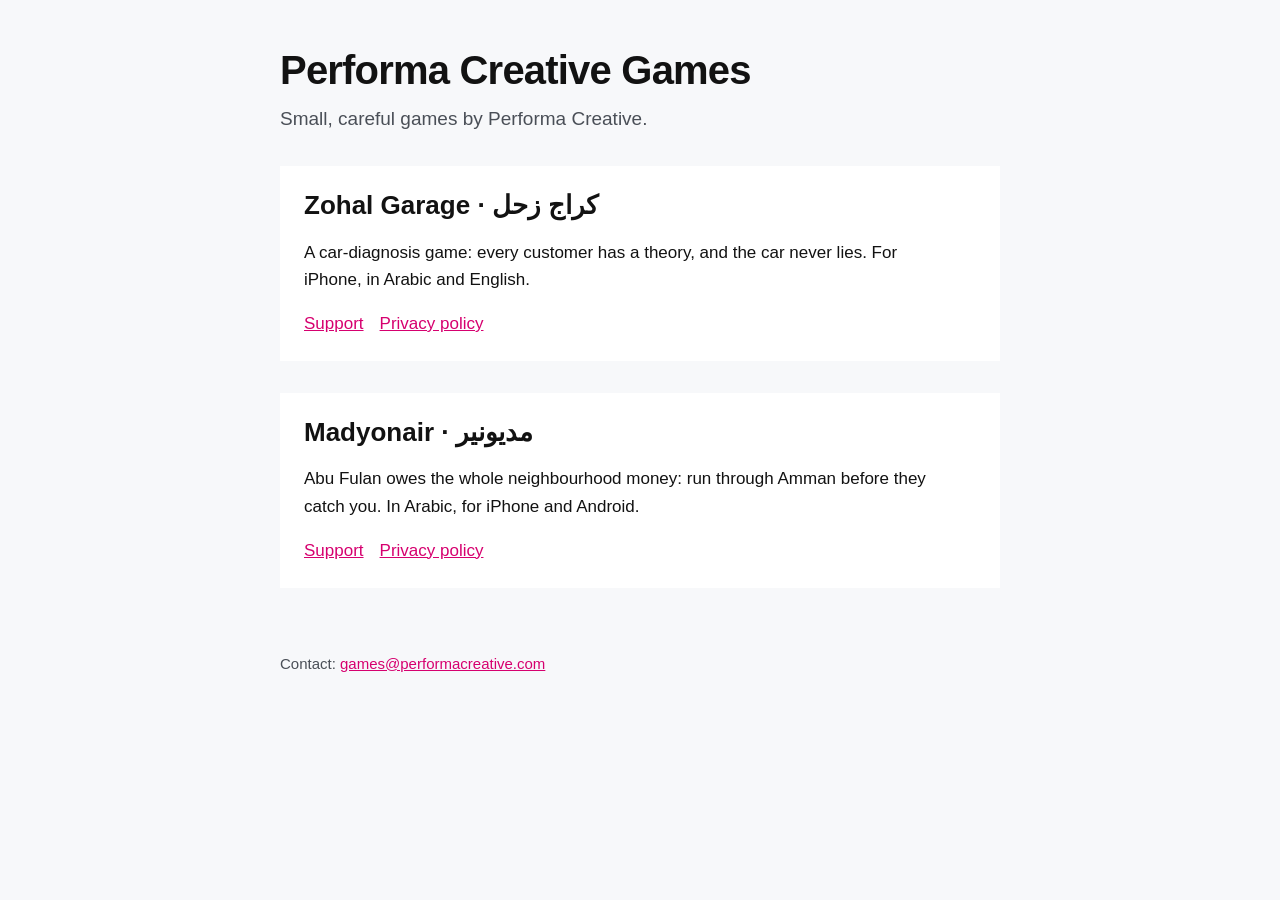
<file: index.html>
<!doctype html>
<html lang="en"><head><meta charset="utf-8"><meta name="viewport" content="width=device-width,initial-scale=1">
<title>Performa Creative Games</title><link rel="stylesheet" href="/style.css"></head>
<body><main>
<h1>Performa Creative Games</h1>
<p class="lead">Small, careful games by Performa Creative.</p>
<div class="band">
<h2 style="margin-top:0">Zohal Garage · كراج زحل</h2>
<p>A car-diagnosis game: every customer has a theory, and the car never lies. For iPhone, in Arabic and English.</p>
<nav><a href="/zohal-garage/">Support</a><a href="/zohal-garage/privacy/">Privacy policy</a></nav>
</div>
<div class="band">
<h2 style="margin-top:0">Madyonair · مديونير</h2>
<p>Abu Fulan owes the whole neighbourhood money: run through Amman before they catch you. In Arabic, for iPhone and Android.</p>
<nav><a href="/madyonair/">Support</a><a href="/madyonair/privacy/">Privacy policy</a></nav>
</div>
<footer>Contact: <a href="mailto:games@performacreative.com">games@performacreative.com</a></footer>
</main></body></html>
</file>
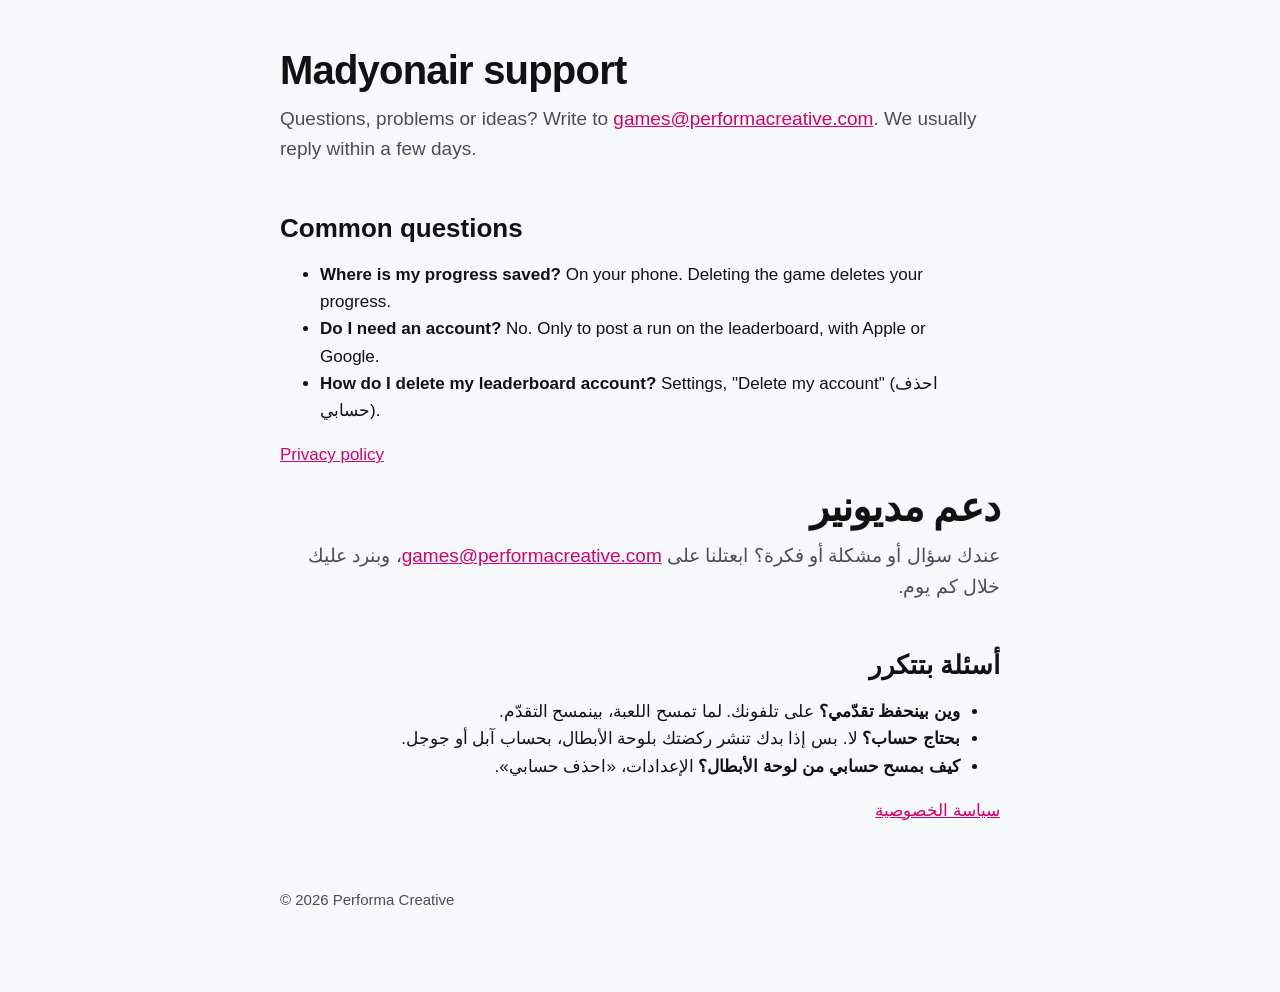
<file: abu-fulan/index.html>
<!doctype html><html><head><meta charset="utf-8"><meta http-equiv="refresh" content="0; url=/madyonair/"><link rel="canonical" href="/madyonair/"><title>Madyonair</title></head><body><a href="/madyonair/">Madyonair</a></body></html>
</file>
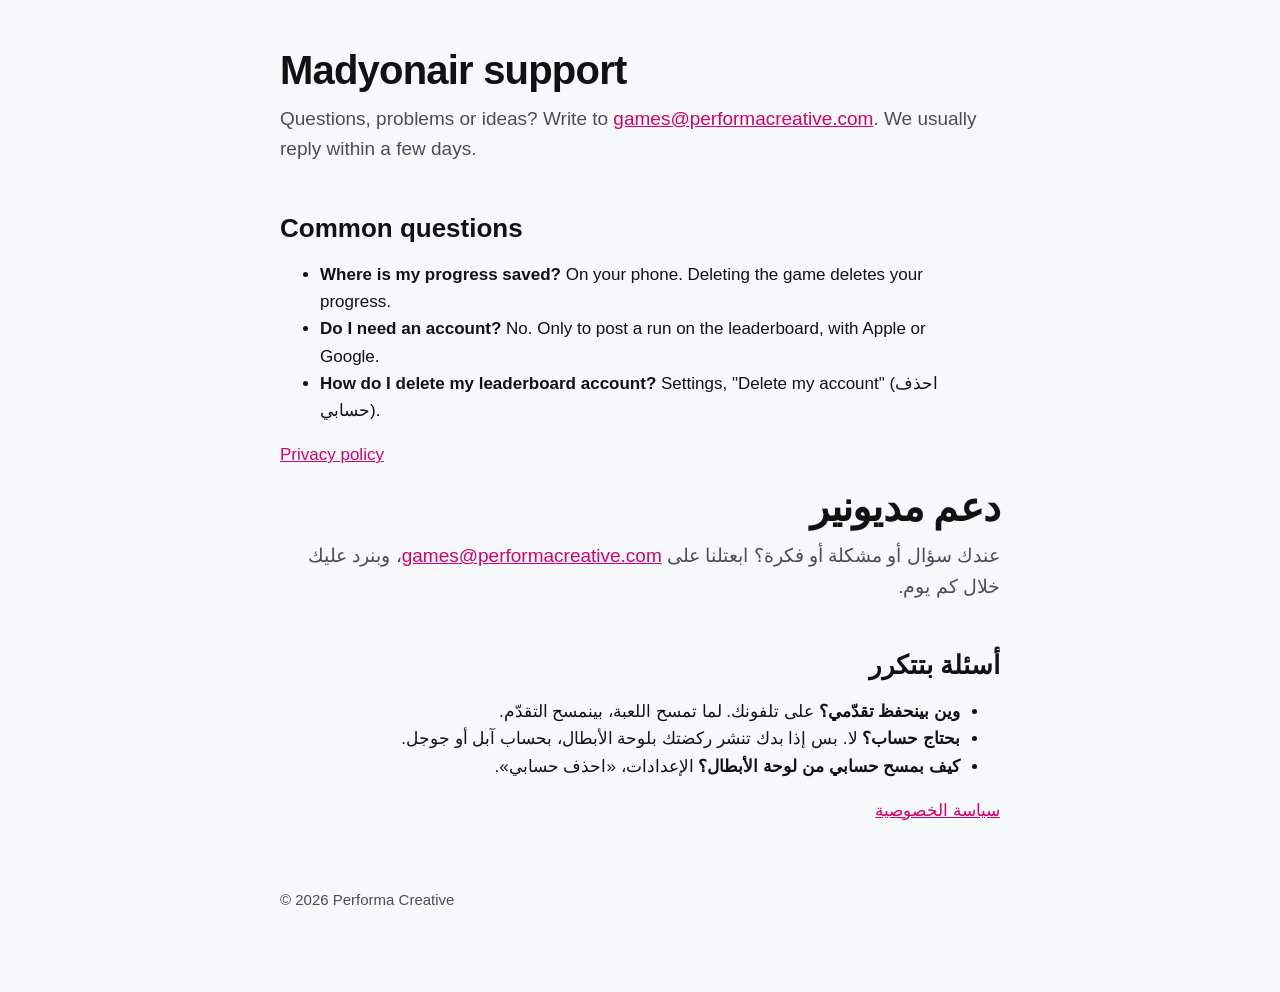
<file: madyonair/index.html>
<!doctype html>
<html lang="en"><head><meta charset="utf-8"><meta name="viewport" content="width=device-width,initial-scale=1">
<title>Madyonair Support</title><link rel="stylesheet" href="/style.css"></head>
<body><main>
<h1>Madyonair support</h1>
<p class="lead">Questions, problems or ideas? Write to <a href="mailto:games@performacreative.com?subject=Madyonair">games@performacreative.com</a>. We usually reply within a few days.</p>
<h2>Common questions</h2>
<ul>
<li><strong>Where is my progress saved?</strong> On your phone. Deleting the game deletes your progress.</li>
<li><strong>Do I need an account?</strong> No. Only to post a run on the leaderboard, with Apple or Google.</li>
<li><strong>How do I delete my leaderboard account?</strong> Settings, "Delete my account" (احذف حسابي).</li>
</ul>
<p><a href="/madyonair/privacy/">Privacy policy</a></p>

<div dir="rtl" lang="ar">
<h1>دعم مديونير</h1>
<p class="lead">عندك سؤال أو مشكلة أو فكرة؟ ابعتلنا على <a href="mailto:games@performacreative.com?subject=Madyonair">games@performacreative.com</a>، وبنرد عليك خلال كم يوم.</p>
<h2>أسئلة بتتكرر</h2>
<ul>
<li><strong>وين بينحفظ تقدّمي؟</strong> على تلفونك. لما تمسح اللعبة، بينمسح التقدّم.</li>
<li><strong>بحتاج حساب؟</strong> لا. بس إذا بدك تنشر ركضتك بلوحة الأبطال، بحساب آبل أو جوجل.</li>
<li><strong>كيف بمسح حسابي من لوحة الأبطال؟</strong> الإعدادات، «احذف حسابي».</li>
</ul>
<p><a href="/madyonair/privacy/">سياسة الخصوصية</a></p>
</div>
<footer>© 2026 Performa Creative</footer>
</main></body></html>
</file>
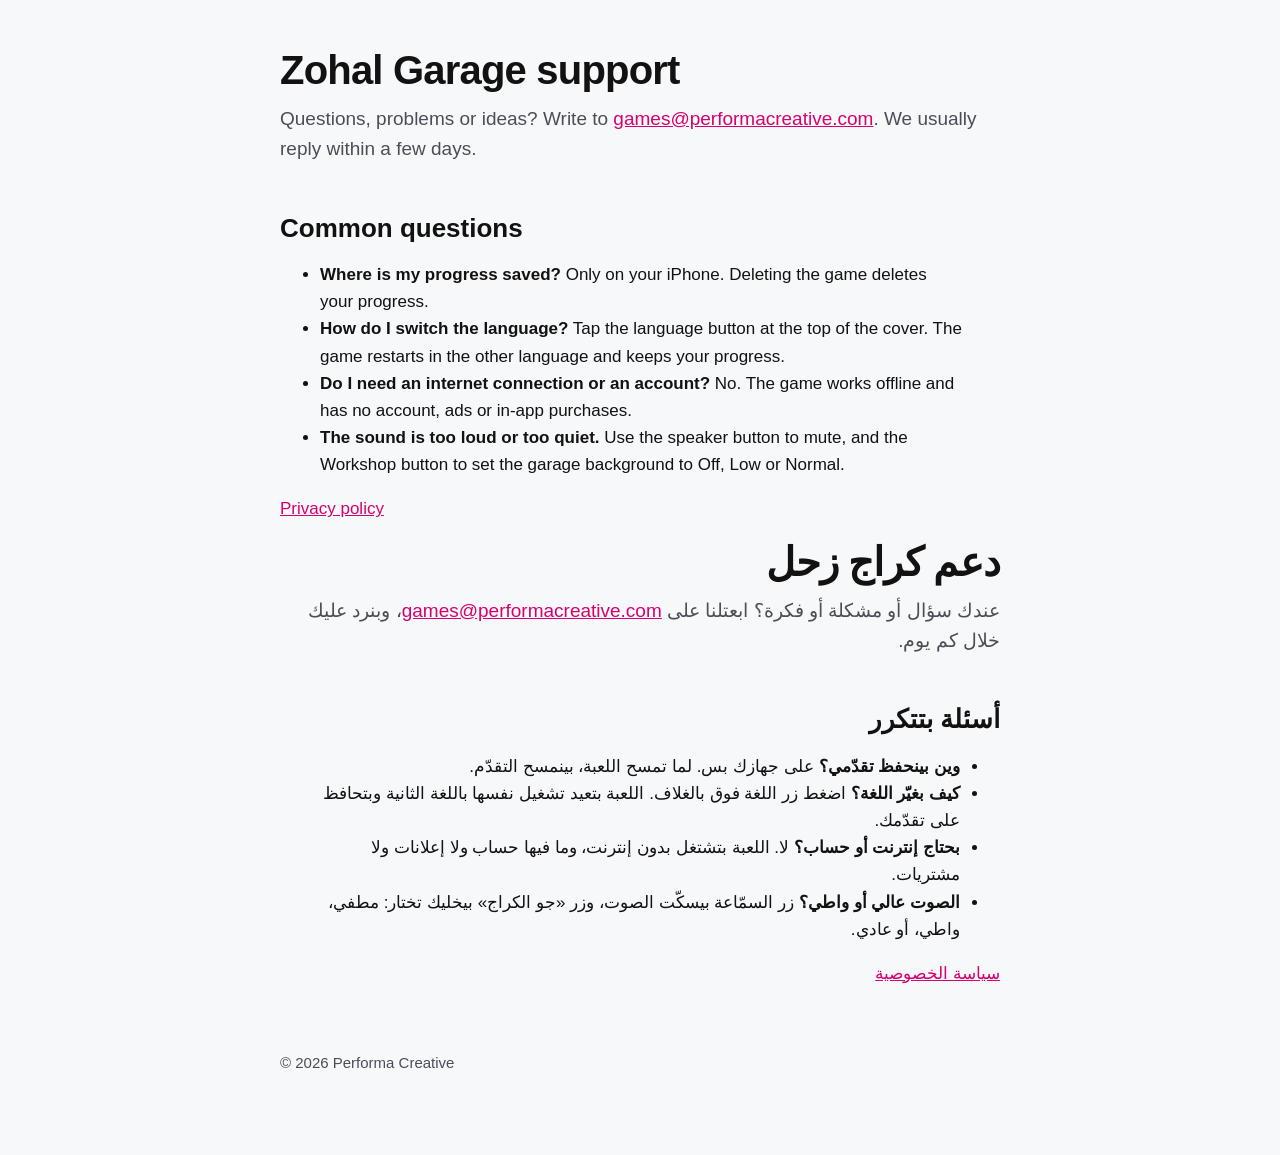
<file: zohal-garage/index.html>
<!doctype html>
<html lang="en"><head><meta charset="utf-8"><meta name="viewport" content="width=device-width,initial-scale=1">
<title>Zohal Garage Support</title><link rel="stylesheet" href="/style.css"></head>
<body><main>
<h1>Zohal Garage support</h1>
<p class="lead">Questions, problems or ideas? Write to <a href="mailto:games@performacreative.com?subject=Zohal%20Garage">games@performacreative.com</a>. We usually reply within a few days.</p>
<h2>Common questions</h2>
<ul>
<li><strong>Where is my progress saved?</strong> Only on your iPhone. Deleting the game deletes your progress.</li>
<li><strong>How do I switch the language?</strong> Tap the language button at the top of the cover. The game restarts in the other language and keeps your progress.</li>
<li><strong>Do I need an internet connection or an account?</strong> No. The game works offline and has no account, ads or in-app purchases.</li>
<li><strong>The sound is too loud or too quiet.</strong> Use the speaker button to mute, and the Workshop button to set the garage background to Off, Low or Normal.</li>
</ul>
<p><a href="/zohal-garage/privacy/">Privacy policy</a></p>

<div dir="rtl" lang="ar">
<h1>دعم كراج زحل</h1>
<p class="lead">عندك سؤال أو مشكلة أو فكرة؟ ابعتلنا على <a href="mailto:games@performacreative.com?subject=%D9%83%D8%B1%D8%A7%D8%AC%20%D8%B2%D8%AD%D9%84">games@performacreative.com</a>، وبنرد عليك خلال كم يوم.</p>
<h2>أسئلة بتتكرر</h2>
<ul>
<li><strong>وين بينحفظ تقدّمي؟</strong> على جهازك بس. لما تمسح اللعبة، بينمسح التقدّم.</li>
<li><strong>كيف بغيّر اللغة؟</strong> اضغط زر اللغة فوق بالغلاف. اللعبة بتعيد تشغيل نفسها باللغة الثانية وبتحافظ على تقدّمك.</li>
<li><strong>بحتاج إنترنت أو حساب؟</strong> لا. اللعبة بتشتغل بدون إنترنت، وما فيها حساب ولا إعلانات ولا مشتريات.</li>
<li><strong>الصوت عالي أو واطي؟</strong> زر السمّاعة بيسكّت الصوت، وزر «جو الكراج» بيخليك تختار: مطفي، واطي، أو عادي.</li>
</ul>
<p><a href="/zohal-garage/privacy/">سياسة الخصوصية</a></p>
</div>
<footer>© 2026 Performa Creative</footer>
</main></body></html>
</file>
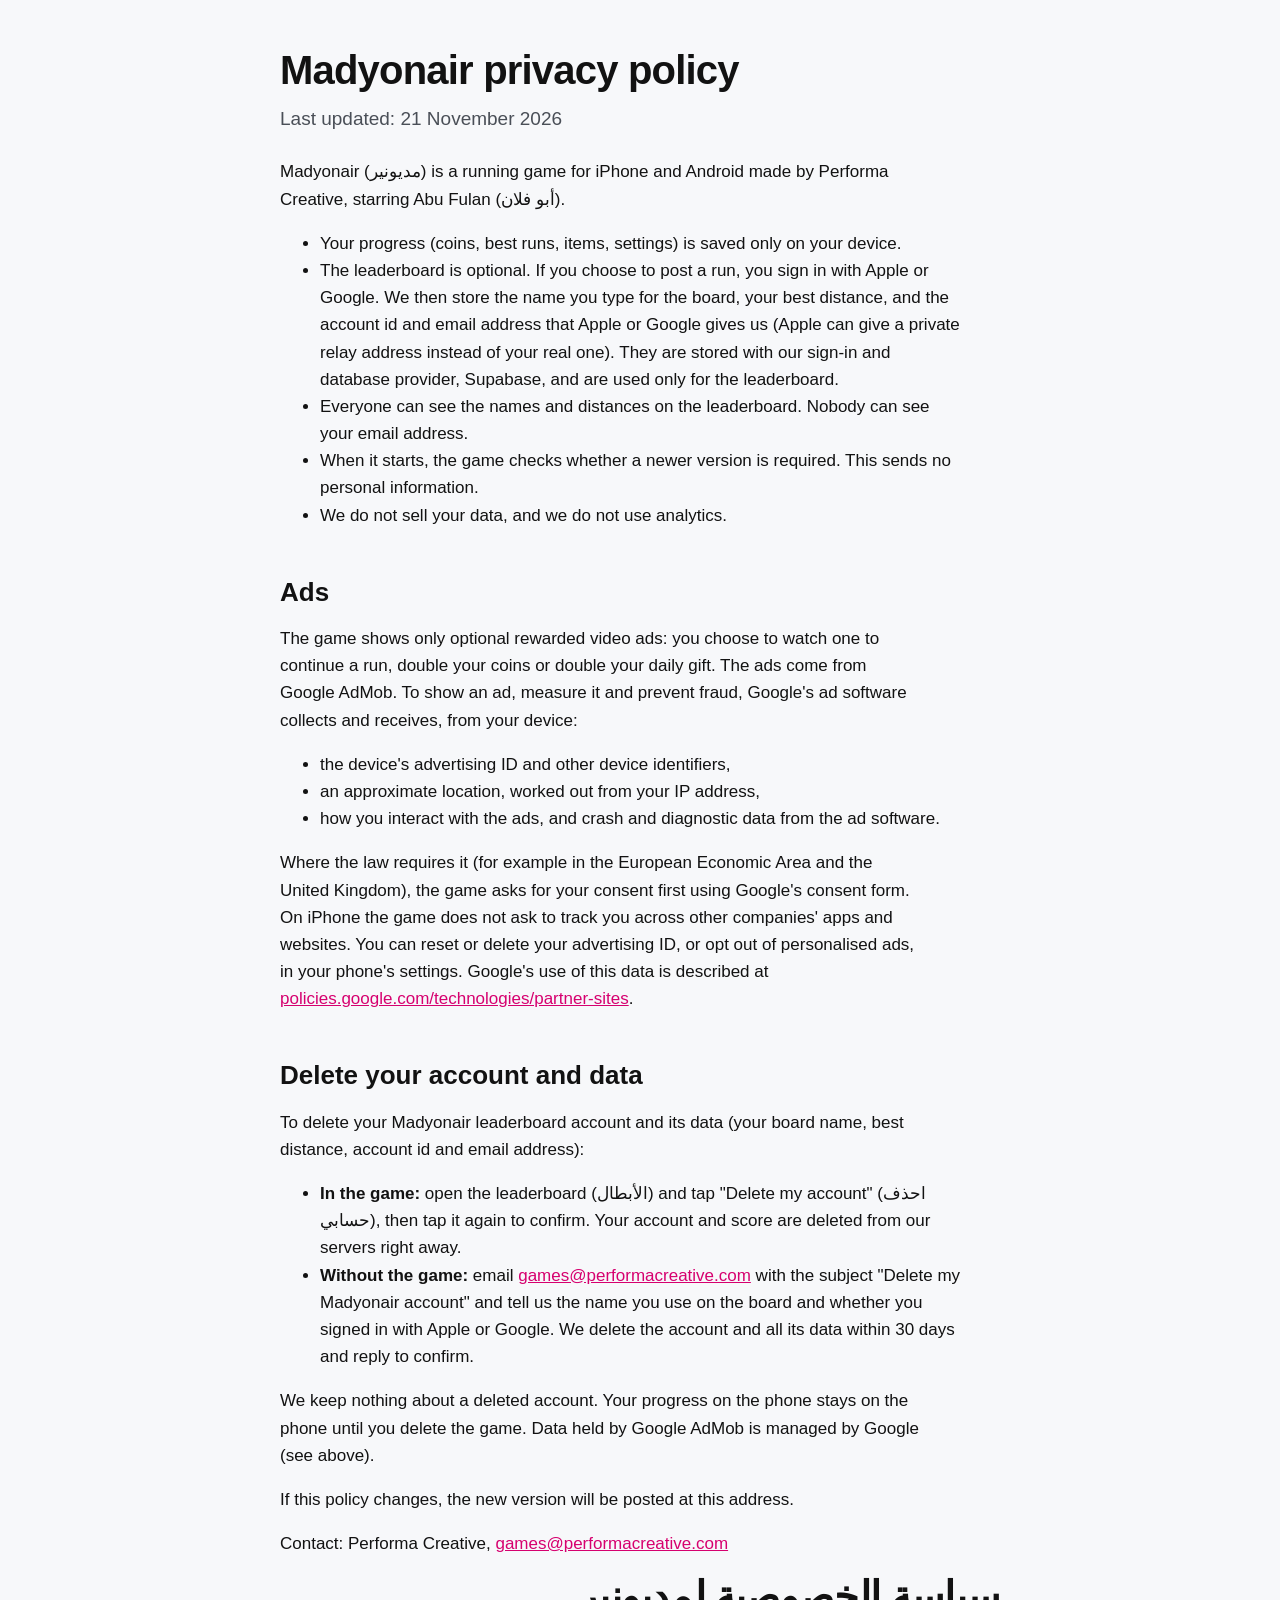
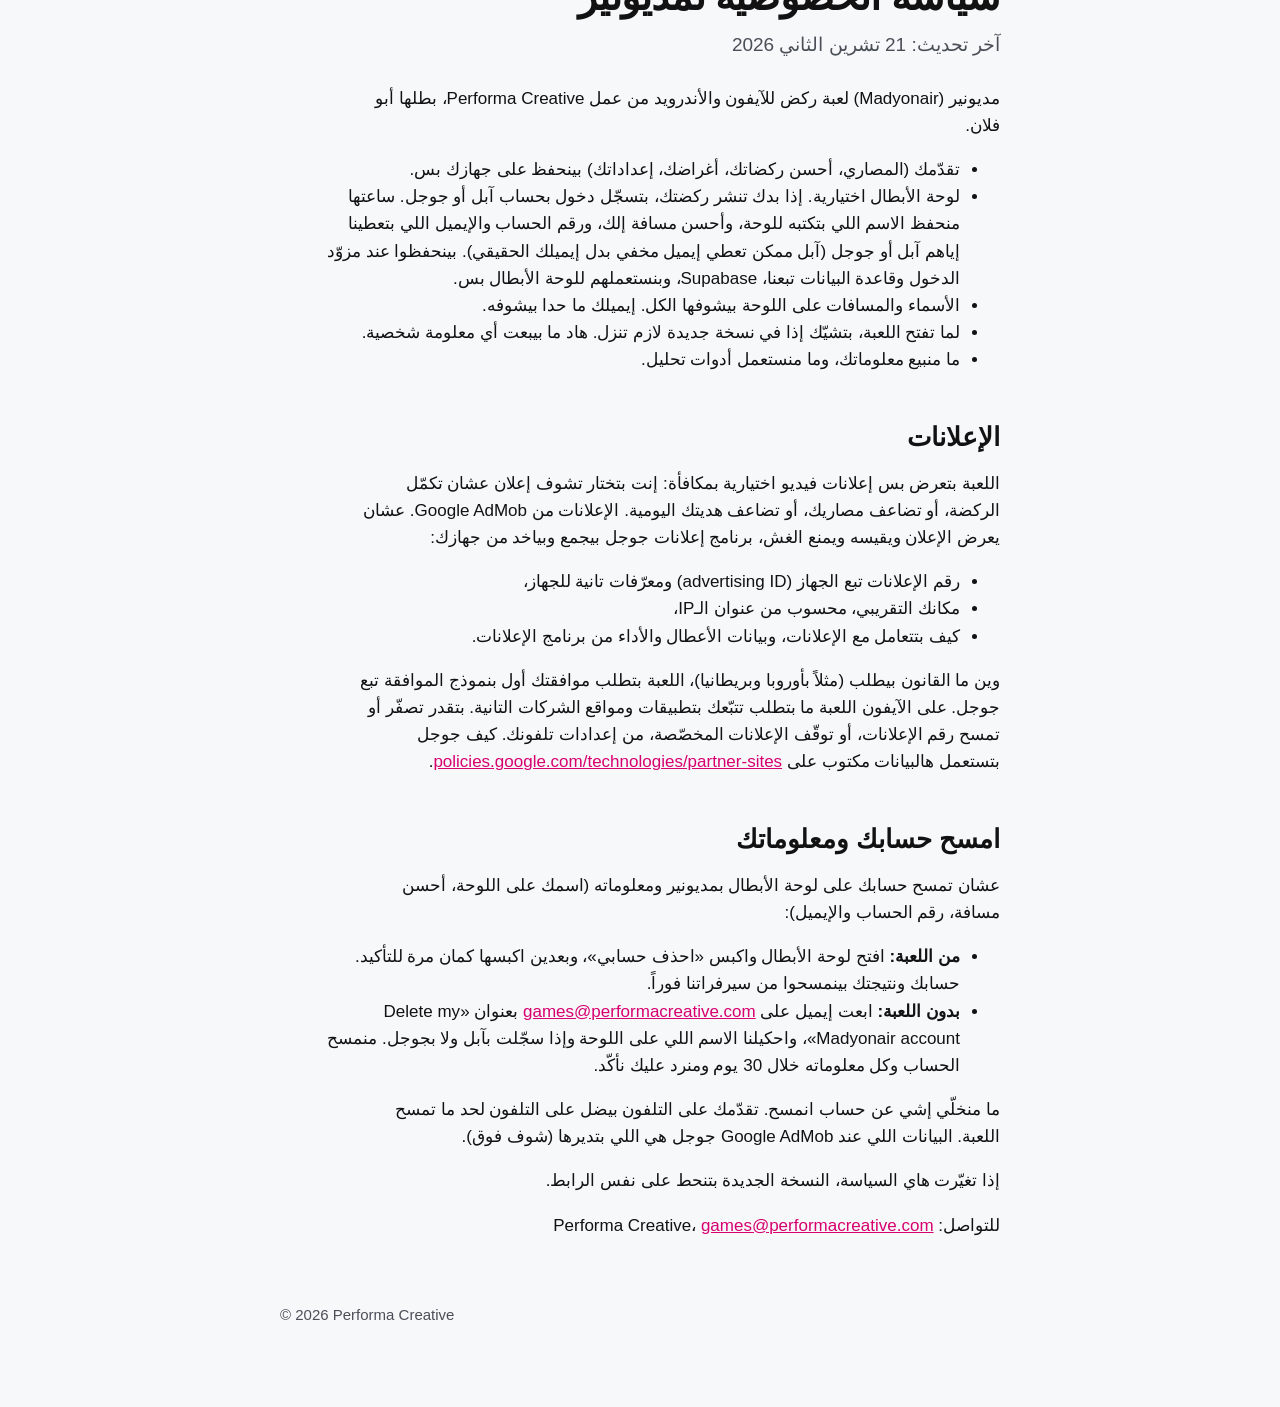
<file: abu-fulan/privacy/index.html>
<!doctype html><html><head><meta charset="utf-8"><meta http-equiv="refresh" content="0; url=/madyonair/privacy/"><link rel="canonical" href="/madyonair/privacy/"><title>Madyonair</title></head><body><a href="/madyonair/privacy/">Madyonair</a></body></html>
</file>
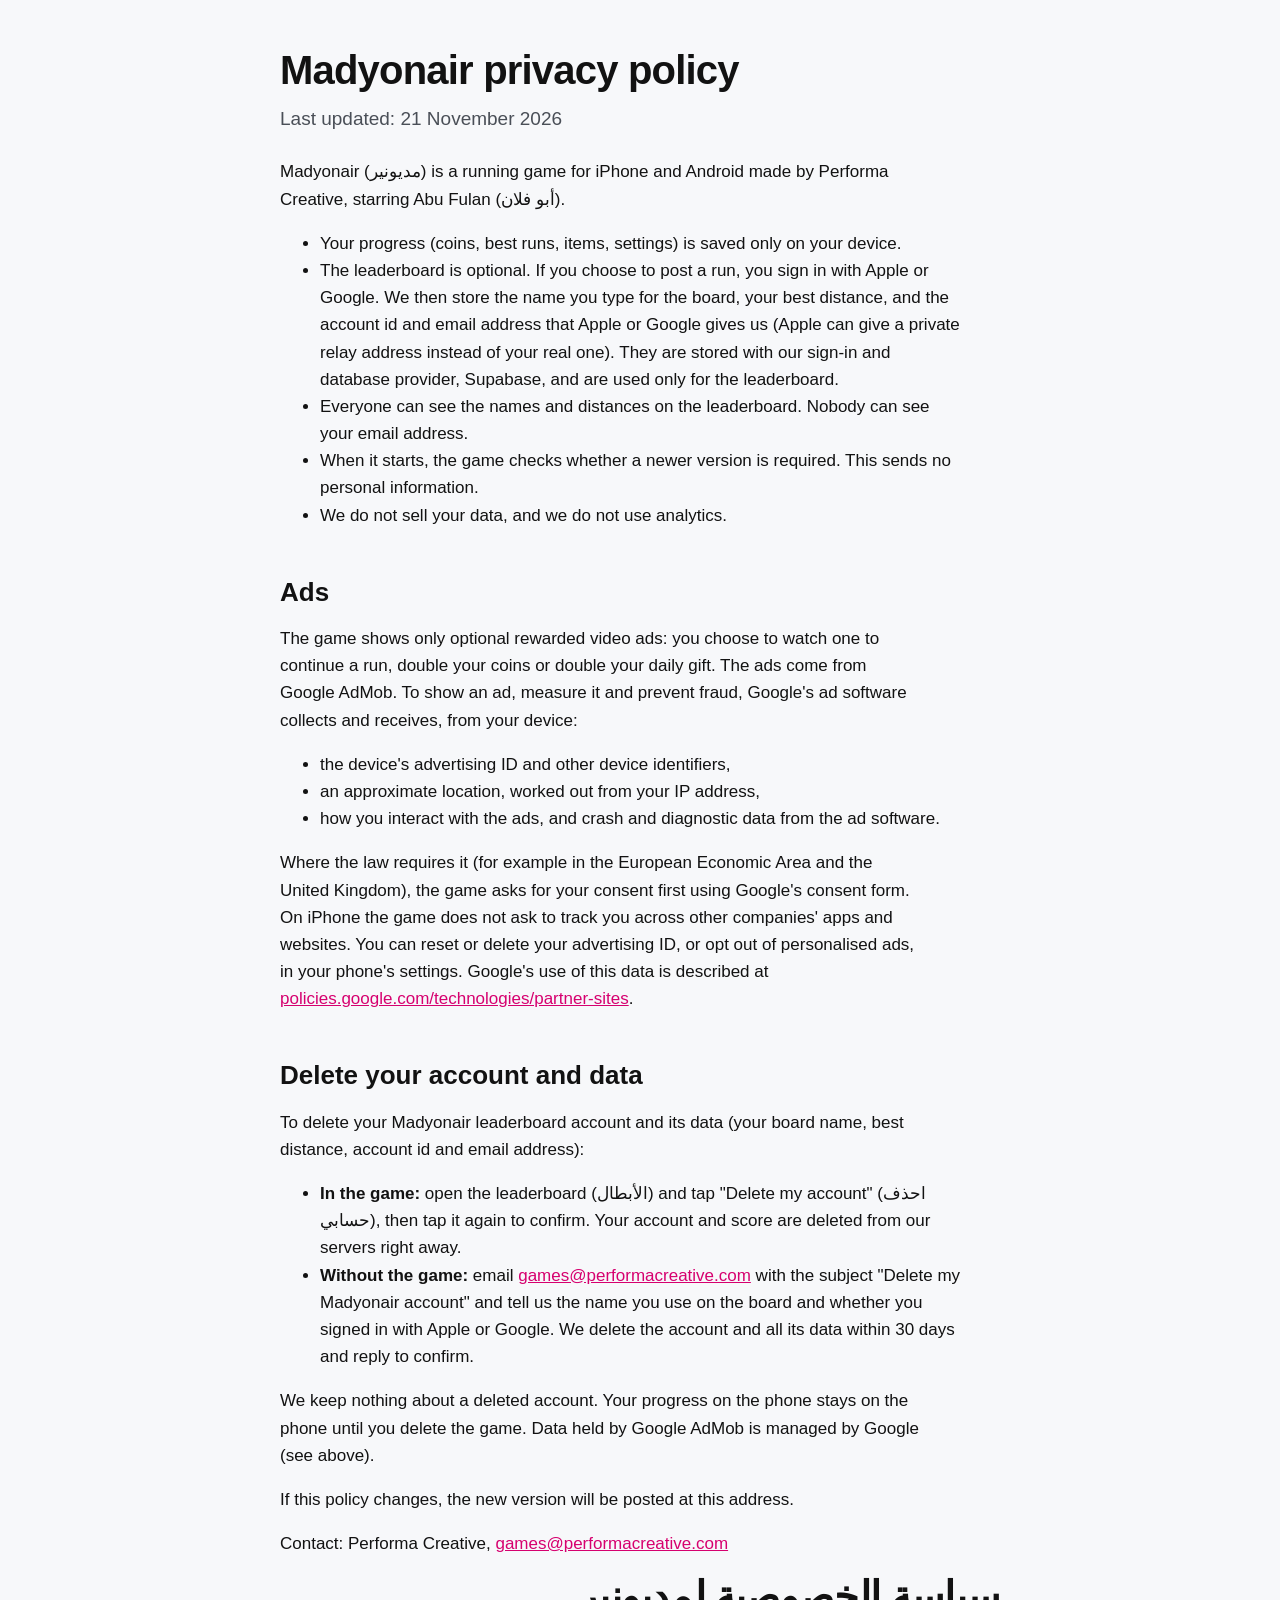
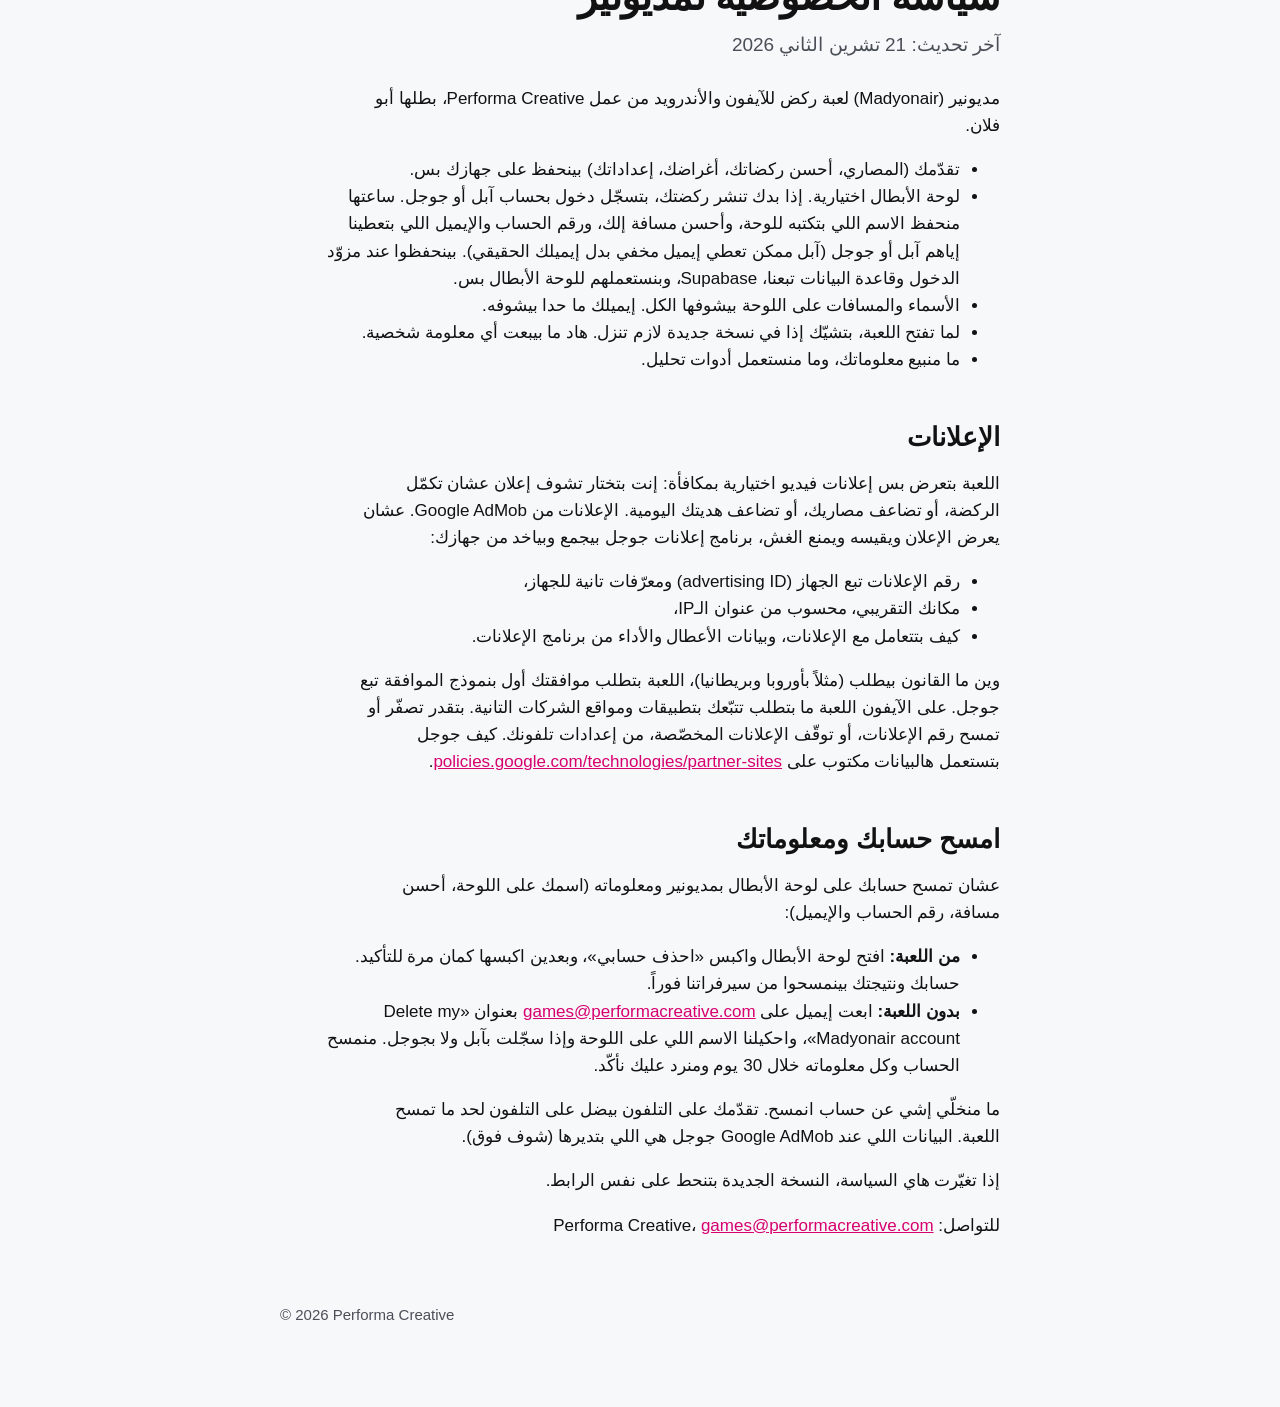
<file: madyonair/privacy/index.html>
<!doctype html>
<html lang="en"><head><meta charset="utf-8"><meta name="viewport" content="width=device-width,initial-scale=1">
<title>Madyonair Privacy Policy</title><link rel="stylesheet" href="/style.css"></head>
<body><main>
<h1>Madyonair privacy policy</h1>
<p class="lead">Last updated: 21 November 2026</p>
<p>Madyonair (مديونير) is a running game for iPhone and Android made by Performa Creative, starring Abu Fulan (أبو فلان).</p>
<ul>
<li>Your progress (coins, best runs, items, settings) is saved only on your device.</li>
<li>The leaderboard is optional. If you choose to post a run, you sign in with Apple or Google. We then store the name you type for the board, your best distance, and the account id and email address that Apple or Google gives us (Apple can give a private relay address instead of your real one). They are stored with our sign-in and database provider, Supabase, and are used only for the leaderboard.</li>
<li>Everyone can see the names and distances on the leaderboard. Nobody can see your email address.</li>
<li>When it starts, the game checks whether a newer version is required. This sends no personal information.</li>
<li>We do not sell your data, and we do not use analytics.</li>
</ul>

<h2>Ads</h2>
<p>The game shows only optional rewarded video ads: you choose to watch one to continue a run, double your coins or double your daily gift. The ads come from Google AdMob. To show an ad, measure it and prevent fraud, Google's ad software collects and receives, from your device:</p>
<ul>
<li>the device's advertising ID and other device identifiers,</li>
<li>an approximate location, worked out from your IP address,</li>
<li>how you interact with the ads, and crash and diagnostic data from the ad software.</li>
</ul>
<p>Where the law requires it (for example in the European Economic Area and the United Kingdom), the game asks for your consent first using Google's consent form. On iPhone the game does not ask to track you across other companies' apps and websites. You can reset or delete your advertising ID, or opt out of personalised ads, in your phone's settings. Google's use of this data is described at <a href="https://policies.google.com/technologies/partner-sites">policies.google.com/technologies/partner-sites</a>.</p>

<h2 id="delete">Delete your account and data</h2>
<p>To delete your Madyonair leaderboard account and its data (your board name, best distance, account id and email address):</p>
<ul>
<li><strong>In the game:</strong> open the leaderboard (الأبطال) and tap "Delete my account" (احذف حسابي), then tap it again to confirm. Your account and score are deleted from our servers right away.</li>
<li><strong>Without the game:</strong> email <a href="mailto:games@performacreative.com?subject=Delete%20my%20Madyonair%20account">games@performacreative.com</a> with the subject "Delete my Madyonair account" and tell us the name you use on the board and whether you signed in with Apple or Google. We delete the account and all its data within 30 days and reply to confirm.</li>
</ul>
<p>We keep nothing about a deleted account. Your progress on the phone stays on the phone until you delete the game. Data held by Google AdMob is managed by Google (see above).</p>

<p>If this policy changes, the new version will be posted at this address.</p>
<p>Contact: Performa Creative, <a href="mailto:games@performacreative.com">games@performacreative.com</a></p>

<div dir="rtl" lang="ar">
<h1>سياسة الخصوصية لمديونير</h1>
<p class="lead">آخر تحديث: 21 تشرين الثاني 2026</p>
<p>مديونير (Madyonair) لعبة ركض للآيفون والأندرويد من عمل Performa Creative، بطلها أبو فلان.</p>
<ul>
<li>تقدّمك (المصاري، أحسن ركضاتك، أغراضك، إعداداتك) بينحفظ على جهازك بس.</li>
<li>لوحة الأبطال اختيارية. إذا بدك تنشر ركضتك، بتسجّل دخول بحساب آبل أو جوجل. ساعتها منحفظ الاسم اللي بتكتبه للوحة، وأحسن مسافة إلك، ورقم الحساب والإيميل اللي بتعطينا إياهم آبل أو جوجل (آبل ممكن تعطي إيميل مخفي بدل إيميلك الحقيقي). بينحفظوا عند مزوّد الدخول وقاعدة البيانات تبعنا، Supabase، وبنستعملهم للوحة الأبطال بس.</li>
<li>الأسماء والمسافات على اللوحة بيشوفها الكل. إيميلك ما حدا بيشوفه.</li>
<li>لما تفتح اللعبة، بتشيّك إذا في نسخة جديدة لازم تنزل. هاد ما بيبعت أي معلومة شخصية.</li>
<li>ما منبيع معلوماتك، وما منستعمل أدوات تحليل.</li>
</ul>

<h2>الإعلانات</h2>
<p>اللعبة بتعرض بس إعلانات فيديو اختيارية بمكافأة: إنت بتختار تشوف إعلان عشان تكمّل الركضة، أو تضاعف مصاريك، أو تضاعف هديتك اليومية. الإعلانات من Google AdMob. عشان يعرض الإعلان ويقيسه ويمنع الغش، برنامج إعلانات جوجل بيجمع وبياخد من جهازك:</p>
<ul>
<li>رقم الإعلانات تبع الجهاز (advertising ID) ومعرّفات تانية للجهاز،</li>
<li>مكانك التقريبي، محسوب من عنوان الـIP،</li>
<li>كيف بتتعامل مع الإعلانات، وبيانات الأعطال والأداء من برنامج الإعلانات.</li>
</ul>
<p>وين ما القانون بيطلب (مثلاً بأوروبا وبريطانيا)، اللعبة بتطلب موافقتك أول بنموذج الموافقة تبع جوجل. على الآيفون اللعبة ما بتطلب تتبّعك بتطبيقات ومواقع الشركات التانية. بتقدر تصفّر أو تمسح رقم الإعلانات، أو توقّف الإعلانات المخصّصة، من إعدادات تلفونك. كيف جوجل بتستعمل هالبيانات مكتوب على <a href="https://policies.google.com/technologies/partner-sites">policies.google.com/technologies/partner-sites</a>.</p>

<h2>امسح حسابك ومعلوماتك</h2>
<p>عشان تمسح حسابك على لوحة الأبطال بمديونير ومعلوماته (اسمك على اللوحة، أحسن مسافة، رقم الحساب والإيميل):</p>
<ul>
<li><strong>من اللعبة:</strong> افتح لوحة الأبطال واكبس «احذف حسابي»، وبعدين اكبسها كمان مرة للتأكيد. حسابك ونتيجتك بينمسحوا من سيرفراتنا فوراً.</li>
<li><strong>بدون اللعبة:</strong> ابعت إيميل على <a href="mailto:games@performacreative.com?subject=Delete%20my%20Madyonair%20account">games@performacreative.com</a> بعنوان «Delete my Madyonair account»، واحكيلنا الاسم اللي على اللوحة وإذا سجّلت بآبل ولا بجوجل. منمسح الحساب وكل معلوماته خلال 30 يوم ومنرد عليك نأكّد.</li>
</ul>
<p>ما منخلّي إشي عن حساب انمسح. تقدّمك على التلفون بيضل على التلفون لحد ما تمسح اللعبة. البيانات اللي عند Google AdMob جوجل هي اللي بتديرها (شوف فوق).</p>

<p>إذا تغيّرت هاي السياسة، النسخة الجديدة بتنحط على نفس الرابط.</p>
<p>للتواصل: Performa Creative، <a href="mailto:games@performacreative.com">games@performacreative.com</a></p>
</div>
<footer>© 2026 Performa Creative</footer>
</main></body></html>
</file>
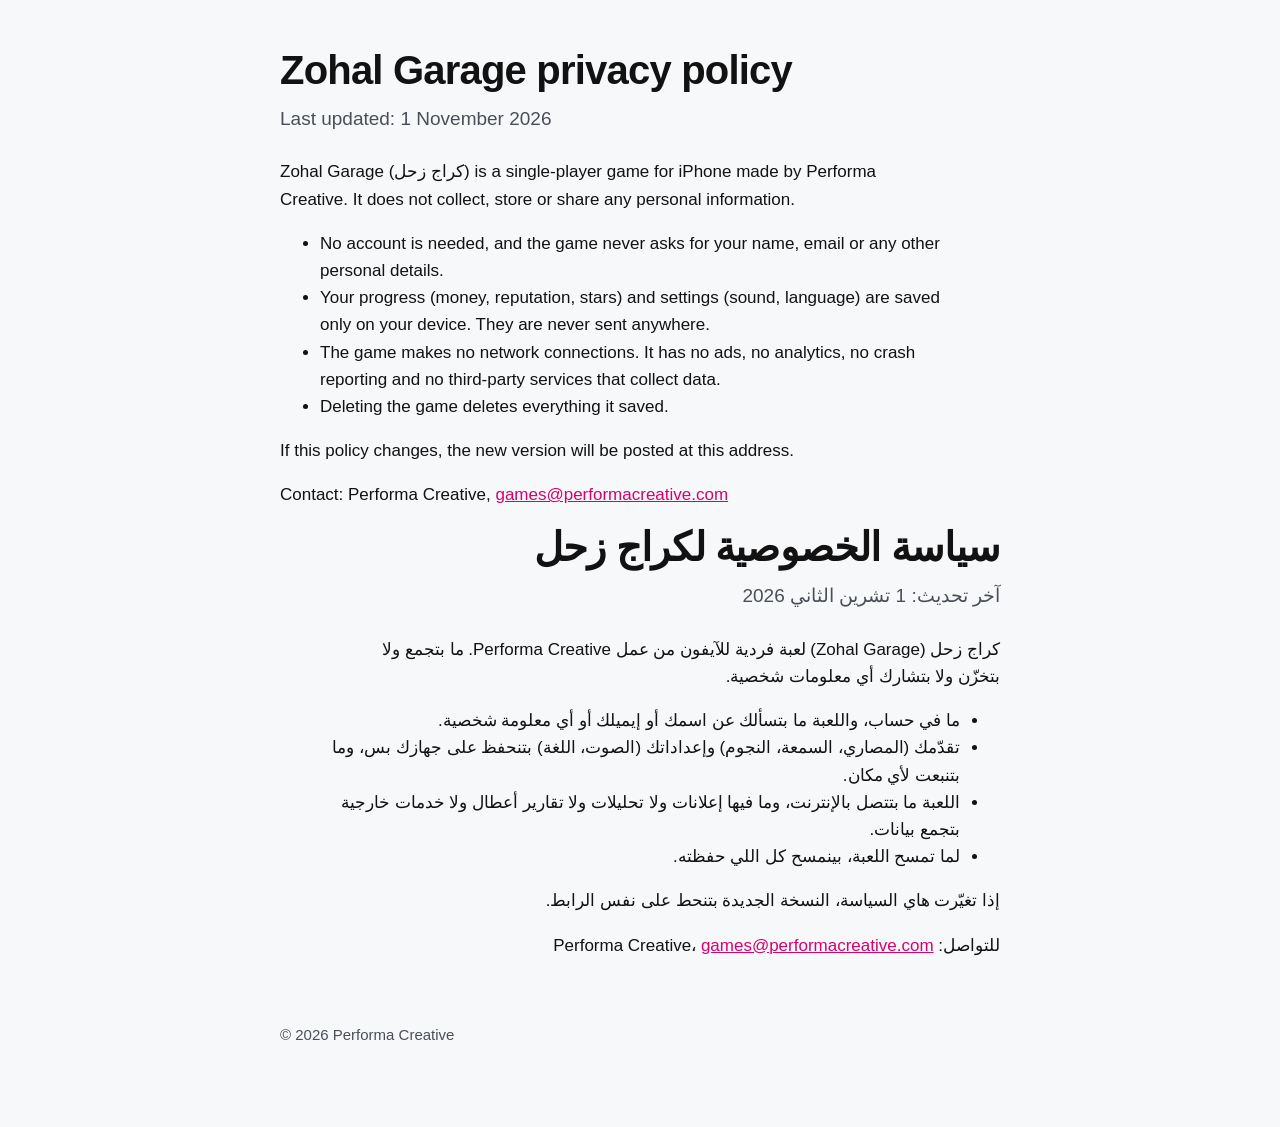
<file: zohal-garage/privacy/index.html>
<!doctype html>
<html lang="en"><head><meta charset="utf-8"><meta name="viewport" content="width=device-width,initial-scale=1">
<title>Zohal Garage Privacy Policy</title><link rel="stylesheet" href="/style.css"></head>
<body><main>
<h1>Zohal Garage privacy policy</h1>
<p class="lead">Last updated: 1 November 2026</p>
<p>Zohal Garage (كراج زحل) is a single-player game for iPhone made by Performa Creative. It does not collect, store or share any personal information.</p>
<ul>
<li>No account is needed, and the game never asks for your name, email or any other personal details.</li>
<li>Your progress (money, reputation, stars) and settings (sound, language) are saved only on your device. They are never sent anywhere.</li>
<li>The game makes no network connections. It has no ads, no analytics, no crash reporting and no third-party services that collect data.</li>
<li>Deleting the game deletes everything it saved.</li>
</ul>
<p>If this policy changes, the new version will be posted at this address.</p>
<p>Contact: Performa Creative, <a href="mailto:games@performacreative.com">games@performacreative.com</a></p>

<div dir="rtl" lang="ar">
<h1>سياسة الخصوصية لكراج زحل</h1>
<p class="lead">آخر تحديث: 1 تشرين الثاني 2026</p>
<p>كراج زحل (Zohal Garage) لعبة فردية للآيفون من عمل Performa Creative. ما بتجمع ولا بتخزّن ولا بتشارك أي معلومات شخصية.</p>
<ul>
<li>ما في حساب، واللعبة ما بتسألك عن اسمك أو إيميلك أو أي معلومة شخصية.</li>
<li>تقدّمك (المصاري، السمعة، النجوم) وإعداداتك (الصوت، اللغة) بتنحفظ على جهازك بس، وما بتنبعت لأي مكان.</li>
<li>اللعبة ما بتتصل بالإنترنت، وما فيها إعلانات ولا تحليلات ولا تقارير أعطال ولا خدمات خارجية بتجمع بيانات.</li>
<li>لما تمسح اللعبة، بينمسح كل اللي حفظته.</li>
</ul>
<p>إذا تغيّرت هاي السياسة، النسخة الجديدة بتنحط على نفس الرابط.</p>
<p>للتواصل: Performa Creative، <a href="mailto:games@performacreative.com">games@performacreative.com</a></p>
</div>
<footer>© 2026 Performa Creative</footer>
</main></body></html>
</file>
<file: style.css>
:root { --ground: #f7f8fa; --ink: #121212; --soft: #4a4f57; --accent: #d6006f; --band: #ffffff; color-scheme: light dark; }
@media (prefers-color-scheme: dark) { :root:not([data-theme="light"]) { --ground: #121212; --ink: #f2f2f2; --soft: #b9bdc4; --accent: #ff4fa3; --band: #1c1c1c; } }
* { box-sizing: border-box; }
body { margin: 0; background: var(--ground); color: var(--ink); font: 17px/1.6 -apple-system, BlinkMacSystemFont, "Segoe UI", Tahoma, Arial, sans-serif; }
main { max-width: 760px; margin: 0 auto; padding: 48px 20px 80px; }
h1 { font-size: 40px; line-height: 1.1; letter-spacing: -0.02em; margin: 0 0 12px; }
h2 { font-size: 26px; line-height: 1.2; margin: 48px 0 12px; }
p, li { max-width: 68ch; }
a { color: var(--accent); }
.lead { font-size: 19px; color: var(--soft); margin: 0 0 24px; }
.band { background: var(--band); padding: 24px; margin: 32px 0; }
[dir="rtl"] { font-family: "Geeza Pro", "Noto Kufi Arabic", Tahoma, Arial, sans-serif; }
footer { color: var(--soft); font-size: 15px; margin-top: 64px; }
nav a { margin-inline-end: 16px; }
</file>
